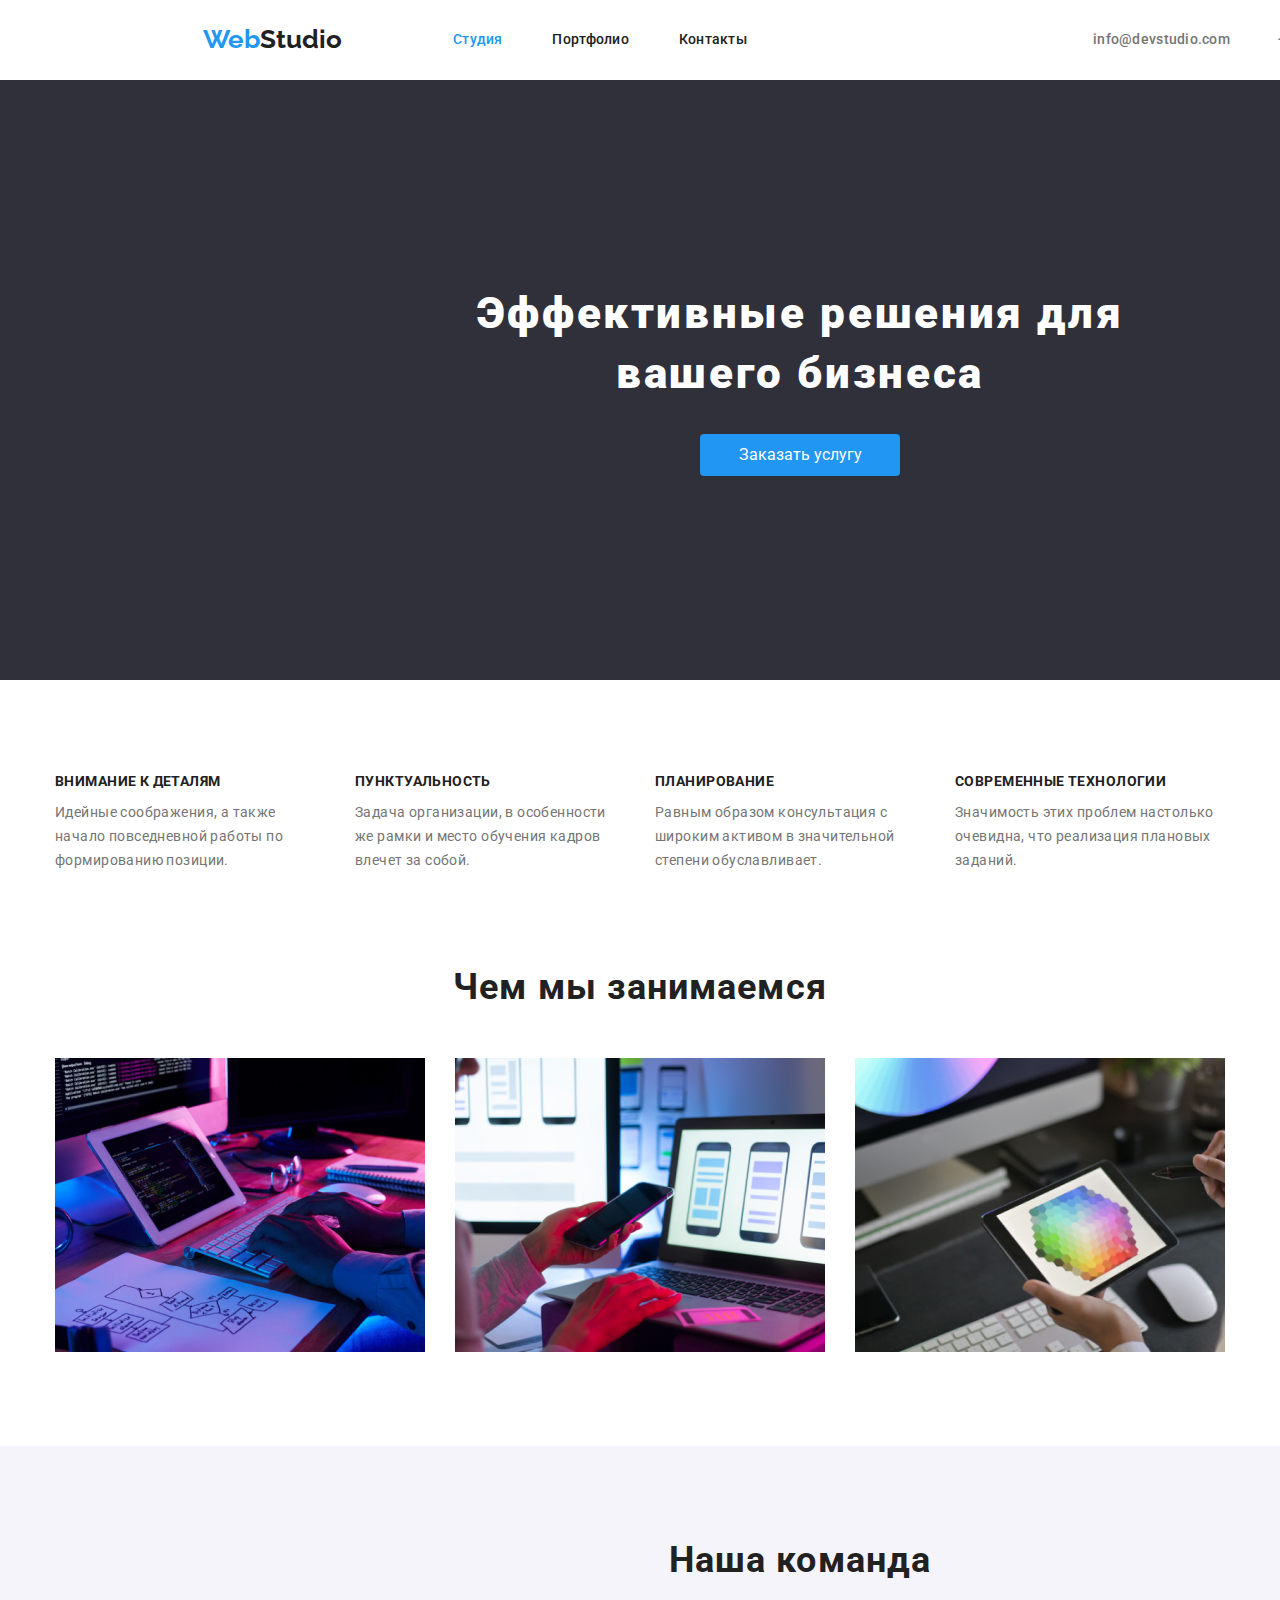
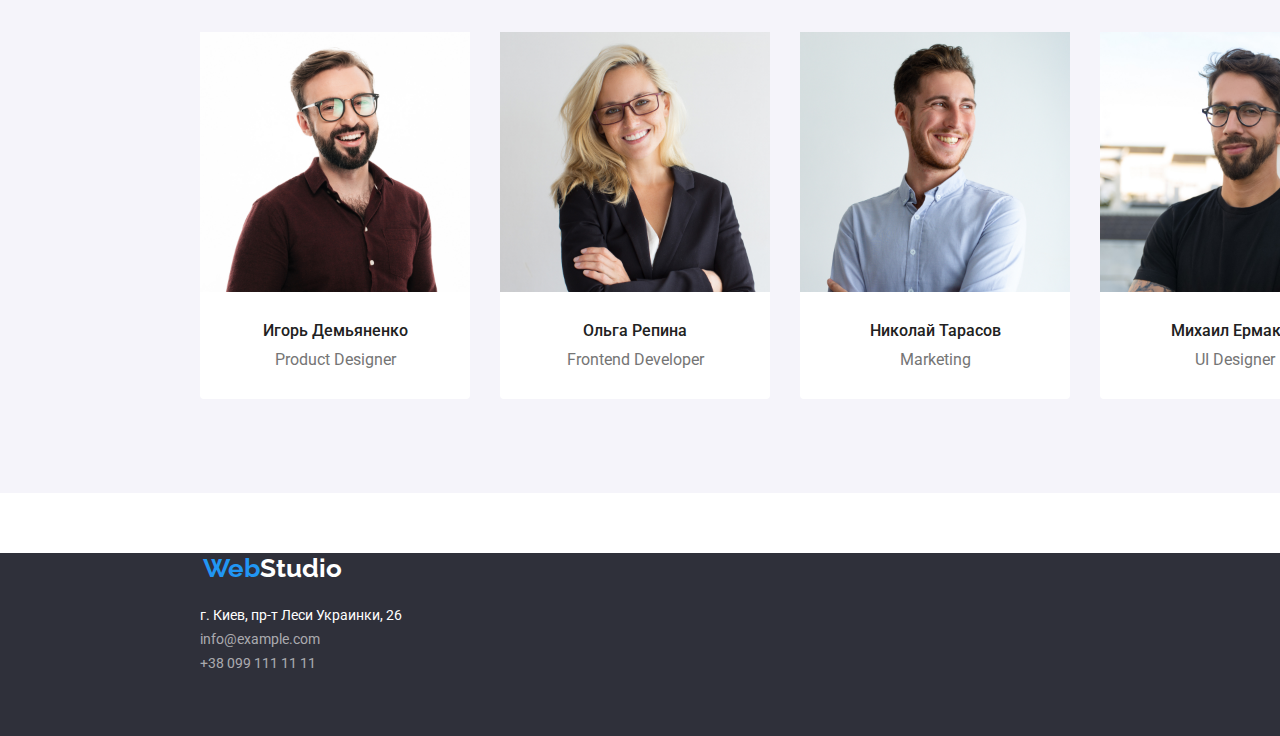
<file: index.html>
<!DOCTYPE html>
<html lang="ru">

<head class="page">
    <meta charset="UTF-8">
    <meta name="descritpion" content="Студия Web-разработки">
    <title>WebStudio</title>
    <link rel="stylesheet"
        href="https://fonts.googleapis.com/css2?family=Raleway:wght@700&family=Roboto:wght@400;500;700&display=swap">
    <link rel="stylesheet"
        href="https://cdnjs.cloudflare.com/ajax/libs/modern-normalize/1.0.0/modern-normalize.min.css">
    <link rel="stylesheet" href="./css/styles.css">
</head>

<body class="body-page">
    <!--Шапка-->
    <header class="header">
        <div class="header-container">
            <a href="./index.html" class="logo-link">
                <h1 class="logo-head "><span class="logo-web">Web</span>Studio</h1>
            </a>
            <nav class="nav-section">
                <ul class="nav-menu list">
                    <li class="li-studio">
                        <a href="./index.html" class="nav-li current">Студия</a>
                    </li>
                    <li class="li-portfolio">
                        <a href="./portfolio.html" class="nav-li ">Портфолио</a>
                    </li>
                    <li class="li-contacts">
                        <a href="" class="nav-li ">Контакты</a>
                    </li>
                </ul>
            </nav>
            <div class="address-container">
                <ul class="header-address list">
                    <li class="address-li-mail">
                        <a href="mailto:info@devstudio.com" class="address-mail">info@devstudio.com</a>
                    </li>
                    <li class="address-li-tel">
                        <a href="tel:+380961111111" class="address-tel">+38 096 111 11 11</a>
                    </li>
                </ul>
            </div>
        </div>
    </header>
    <!--Основа-->
    <main class="">


        <!--Герой-->
        <section class="page-section hero">
            <div class="container-hero">
                <h2 class="hero-title container-hero-title">Эффективные решения для вашего бизнеса</h2>
                <button class="button primary">Заказать услугу</button>
            </div>
        </section>


        <!--Почему мы-->
        <section class="page-section container">
            <div class="container-why ">
                <h2><span class="hidden-head list">Почему мы</span></h2>
                <ul class="why-ul list">
                    <li class="why-ul-li">
                        <h3 class="features">ВНИМАНИЕ К ДЕТАЛЯМ</h3>
                        <p><span class="features-text">Идейные соображения, а также начало повседневной работы по
                                формированию позиции.</span></p>
                    </li>
                    <li class="why-ul-li">
                        <h3 class="features">ПУНКТУАЛЬНОСТЬ</h3>
                        <p><span class="features-text">Задача организации, в особенности же рамки и место обучения
                                кадров
                                влечет за собой.</span></p>
                    </li>
                    <li class="why-ul-li">
                        <h3 class="features">ПЛАНИРОВАНИЕ</h3>
                        <p><span class="features-text">Равным образом консультация с широким активом в значительной
                                степени
                                обуславливает.</span></p>
                    </li>
                    <li class="why-ul-li">
                        <h3 class="features">СОВРЕМЕННЫЕ ТЕХНОЛОГИИ</h3>
                        <p><span class="features-text">Значимость этих проблем настолько очевидна, что реализация
                                плановых
                                заданий.</span></p>
                    </li>
                </ul>
            </div>
        </section>


        <!--Чем мы занимаемся-->
        <section class="container">
            <div class="whatwedo-container">
                <h2 class="whatwedo-head">Чем мы занимаемся</h2>
                <ul class="whatwedo-ul list">
                    <li class="whatwedo-ul-li">
                        <img src="images/box1.jpg" alt="Набор кода" width="370">
                    </li>
                    <li class="whatwedo-ul-li">
                        <img src="images/box2.jpg" alt="Создание приложений для телефонов" width="370">
                    </li>
                    <li class="whatwedo-ul-li">
                        <img src="images/box3.jpg" alt="Дизайн приложений" width="370">
                    </li>
                </ul>
            </div>
        </section>


        <!--Наша команда-->
        <section class="page-section ourteam">
            <div class="ourteam-container">
                <h2 class="ourteam-head">Наша команда</h2>
                <ul class="ourteam-ul list">
                    <li class="ourteam-ul-li">
                        <img src="images/img.jpg" alt="Product Designer" width="270">
                        <h3 class="members-title">Игорь Демьяненко</h3>
                        <p class="members-text">Product Designer</p>
                    </li>
                    <li class="ourteam-ul-li">
                        <img src="images/img0.jpg" alt="Frontend Developer" width="270">
                        <h3 class="members-title">Ольга Репина</h3>
                        <p class="members-text">Frontend Developer</p>
                    </li>
                    <li class="ourteam-ul-li">
                        <img src="images/img1.jpg" alt="Marketing" width="270">
                        <h3 class="members-title">Николай Тарасов</h3>
                        <p class="members-text">Marketing</p>
                    </li>
                    <li class="ourteam-ul-li">
                        <img src="images/img2.jpg" alt="UI Designer" width="270">
                        <h3 class="members-title">Михаил Ермаков</h3>
                        <p class="members-text">UI Designer</p>
                    </li>
                </ul>
            </div>
        </section>
    </main>


    <!--Подвал-->

    <footer class="footer">
        <section class="footer-section">
            <div class="footer-container">
                <h2 class="footer-head"><span class="footer-web">Web</span>Studio</h2>
                <ul class="footer-ul list">
                    <li class="footer-address">г. Киев, пр-т Леси Украинки, 26</li>
                    <li class="footer-contacts-mail">info@example.com</li>
                    <li class="footer-contacts-tel">+38 099 111 11 11</li>
                </ul>
            </div>
        </section>
    </footer>



</body>

</html>
</file>
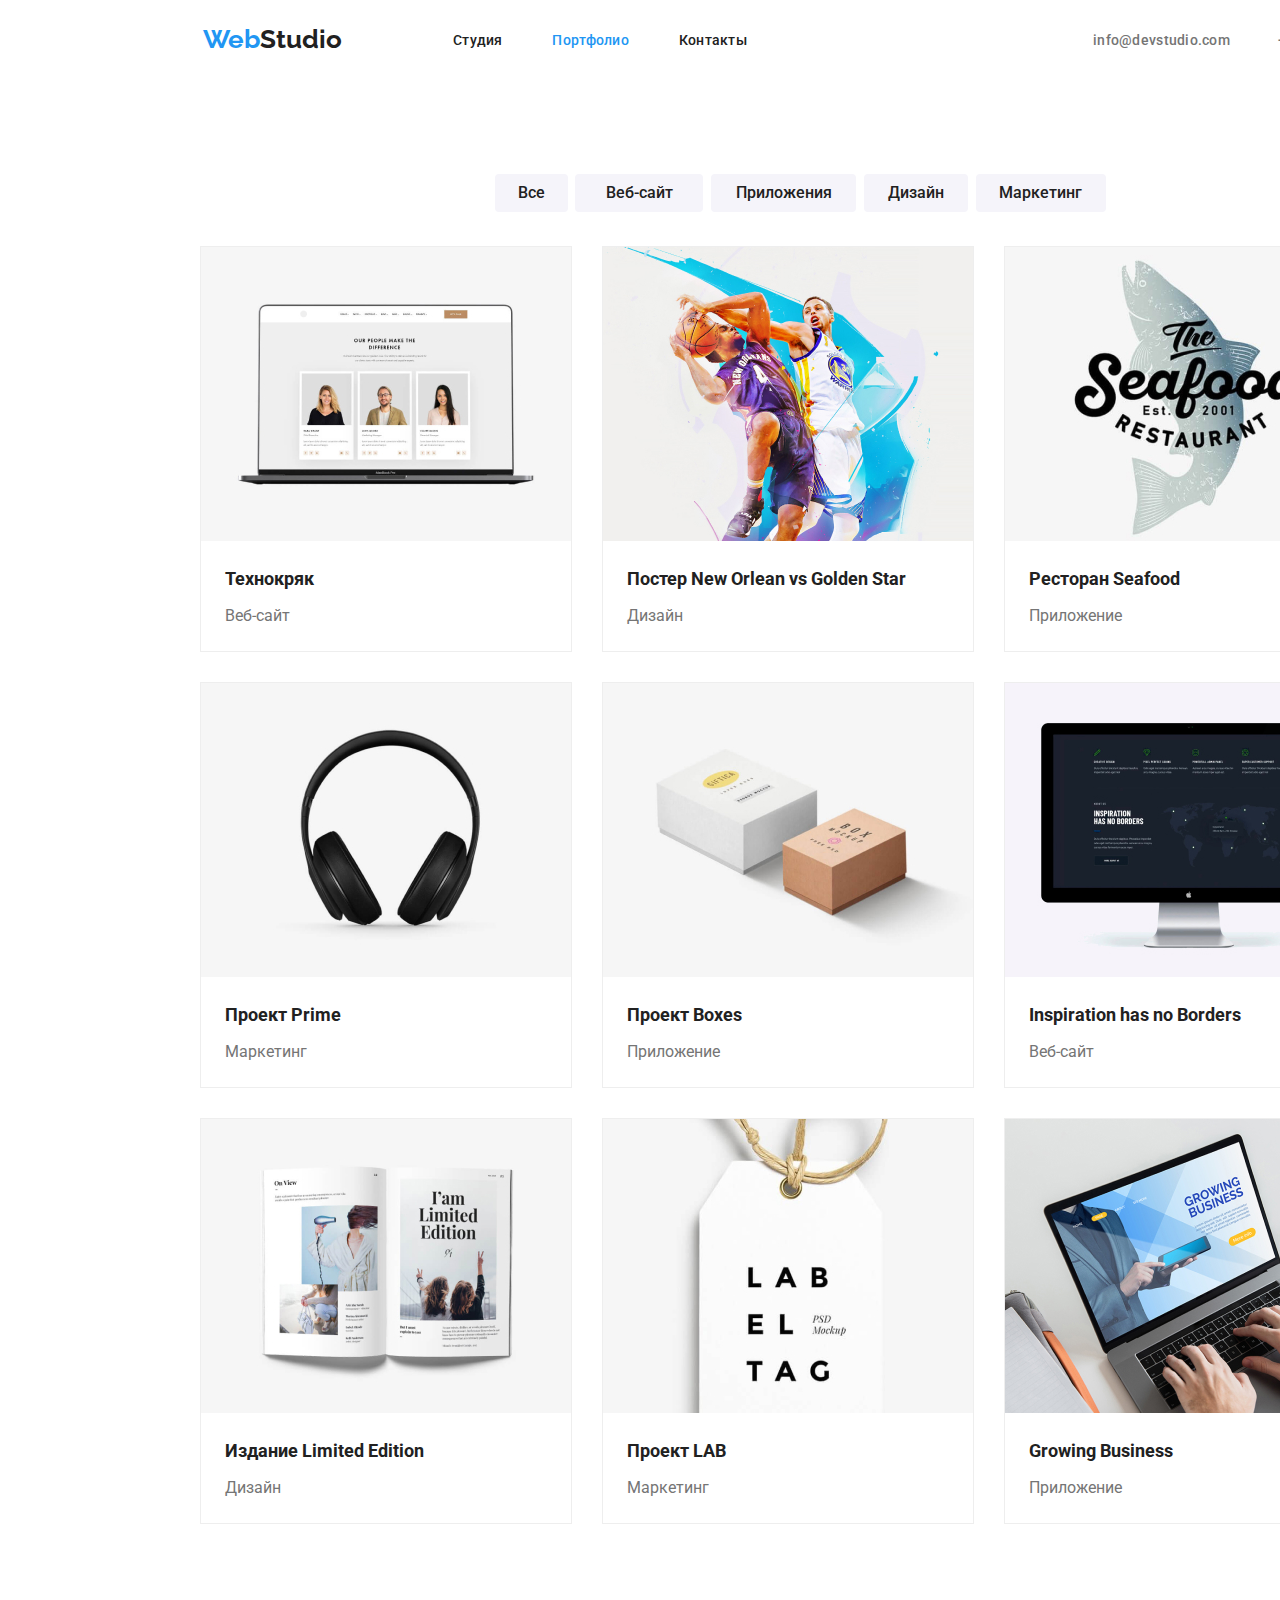
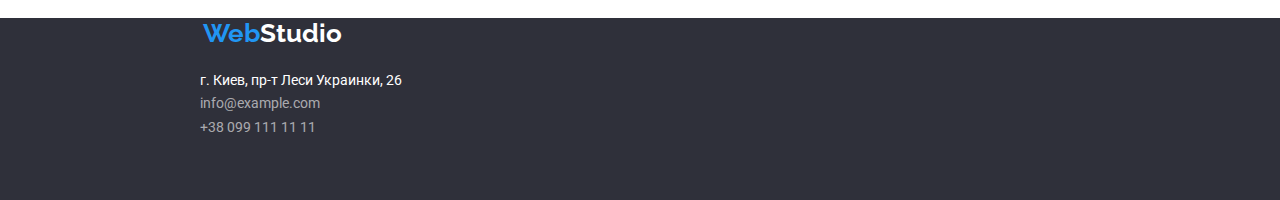
<file: portfolio.html>
<!DOCTYPE html>
<html lang="ru">

<head class="page">
    <meta charset="UTF-8">
    <meta name="description" content="Портфолио студии Web-разработки.">
    <title>Portfolio</title>
    <link href="https://fonts.googleapis.com/css2?family=Raleway:wght@700&family=Roboto:wght@400;500;700&display=swap"
        rel="stylesheet">
    <link rel="stylesheet" href="./css/styles.css">
</head>

<body class="body-page">
    <!--Шапка-->
    <header class="header">
        <div class="portfolio-header">
            <a href="./index.html" class="logo-link">
                <h1 class="logo-head "><span class="logo-web">Web</span>Studio</h1>
            </a>
            <nav class="nav-section">
                <ul class="nav-menu list">
                    <li class="li-studio">
                        <a href="./index.html" class="nav-li ">Студия</a>
                    </li>
                    <li class="li-portfolio">
                        <a href="./portfolio.html" class="nav-li current">Портфолио</a>
                    </li>
                    <li class="li-contacts">
                        <a href="" class="nav-li ">Контакты</a>
                    </li>
                </ul>
            </nav>
            <div class="address-container">
                <ul class="header-address list">
                    <li class="address-li-mail">
                        <a href="mailto:info@devstudio.com" class="address-mail">info@devstudio.com</a>
                    </li>
                    <li class="address-li-tel">
                        <a href="tel:+380961111111" class="address-tel">+38 096 111 11 11</a>
                    </li>
                </ul>
            </div>
        </div>
    </header>
    <!--Основа-->
    <main class="portfolio-main">
        <!-- Фильтры -->

        <div class="portfolio-main-container">
            <section class="container ">
                <h2 class="hidden-head list">Фильтры</h2>
                <div class="filters-container">
                    <button class="button secondary filters-button1">Все</button>
                    <button class="button secondary filters-button2">Веб-сайт</button>
                    <button class="button secondary filters-button3">Приложения</button>
                    <button class="button secondary filters-button4">Дизайн</button>
                    <button class="button secondary filters-button5">Маркетинг</button>
                </div>
            </section>

            <section class="container">
                <div class="cards-container">
                    <h2 class="hidden-head title">Наши работы</h2>
                    <ul class="our-works-ul list">
                        <li class="cards-li">
                            <img src="images/img4.jpg" alt="Веб-сайт на ноутбуке" width="370">
                            <h2 class="cards-header">Технокряк</h2>
                            <p class="cards-text">Веб-сайт</p>
                        </li>
                        <li class="cards-li">
                            <img src="images/img5.jpg" alt="Два баскетболиста с мячем" width="370">
                            <h2 class="cards-header">Постер New Orlean vs Golden Star</h2>
                            <p class="cards-text">Дизайн</p>
                        </li>
                        <li class="cards-li">
                            <img src="images/img6.jpg" alt="Рыба с логотипом" width="370">
                            <h2 class="cards-header">Ресторан Seafood</h2>
                            <p class="cards-text">Приложение</p>
                        </li>
                        <li class="cards-li">
                            <img src="images/img7.jpg" alt="Наушники" width="370">
                            <h2 class="cards-header">Проект Prime</h2>
                            <p class="cards-text">Маркетинг</p>
                        </li>
                        <li class="cards-li">
                            <img src="images/img8.jpg" alt="Две коробки, коричневая и белая" width="370">
                            <h2 class="cards-header">Проект Boxes</h2>
                            <p class="cards-text">Приложение</p>
                        </li>
                        <li class="cards-li">
                            <img src="images/img9.jpg" alt="Веб-сайт на мониторе" width="370">
                            <h2 class="cards-header">Inspiration has no Borders</h2>
                            <p class="cards-text">Веб-сайт</p>
                        </li>
                        <li class="cards-li">
                            <img src="images/img10.jpg" alt="Раскрытая книга" width="370">
                            <h2 class="cards-header">Издание Limited Edition</h2>
                            <p class="cards-text">Дизайн</p>
                        </li>
                        <li class="cards-li">
                            <img src="images/img11.jpg" alt="Бирка с названием" width="370">
                            <h2 class="cards-header">Проект LAB</h2>
                            <p class="cards-text">Маркетинг</p>
                        </li>
                        <li class="cards-li">
                            <img src="images/img12.jpg" alt="Нотбук с сайтом" width="370">
                            <h2 class="cards-header">Growing Business</h2>
                            <p class="cards-text">Приложение</p>
                        </li>
                    </ul>
                </div>
            </section>
        </div>


    </main>

    <!--Подвал-->
    <footer class="page-section footer">
        <section class="portfolio-footer">
            <div class="footer-container">
                <h2 class="footer-head"><span class="footer-web">Web</span>Studio</h2>
                <ul class="footer-ul list">
                    <li class="footer-address">г. Киев, пр-т Леси Украинки, 26</li>
                    <li class="footer-contacts-mail">info@example.com</li>
                    <li class="footer-contacts-tel">+38 099 111 11 11</li>
                </ul>
            </div>
        </section>
    </footer>

</body>


</html>
</file>
<file: css/styles.css>
/* Палитра цветов */
/* Цвет боди #E5E5E5 */
/* Цвет фона #FFFFFF */
/* Цвет заголовка #212121 */
/* Цвет основного текста #757575 */
/* Цвет акцента #2196F3 */
/* Вторичный фон кнопок #F5F4FA */
/* Цвет текста адреса в подвале rgba(255, 255, 255, 0.6) */
/* Цвет фона героя #2F303A */

html {
  box-sizing: border-box;
}

:root {
  --title-text-color: #212121;
  --primary-text-color: #757575;
  --accent-color: #2196f3;
  --bg-color: #ffffff;
  --secondary-buttons-bg: #f5f4fa;
  --background-hero-color: #2f303a;
}

.body-page {
  margin: 0;
  background-color: var(--bg-color);
  color: var(--primary-text-color);
  font-family: Roboto, "Times New Roman", Times, serif;
}

.list {
  list-style: none;
  margin: 0px;
  padding: 0px;
}

p {
  margin-top: 0px;
}

h1,
h2,
h3,
h4,
h5,
h6 {
  margin: 0px;
}

img {
  display: block;
}

.page-section {
  width: 1600px;
  margin-right: auto;
  margin-left: auto;
}

.container {
  width: 1200px;
  margin-left: auto;
  margin-right: auto;
  padding-left: 15px;
  padding-right: 15px;
}

.header-container {
  width: 1230px;
  padding-left: 15px;
  padding-right: 15px;
  padding-top: 24px;
  padding-bottom: 25px;
  margin-left: auto;
  margin-right: auto;
  display: flex;
  align-items: center;
  justify-content: space-between;
}

.header {
  width: 1600px;
  background-color: var(--bg-color);
  margin-left: auto;
  margin-right: auto;
}

.portfolio-header {
  width: 1200px;
  padding-left: 15px;
  padding-right: 15px;
  padding-top: 24px;
  padding-bottom: 25px;
  margin-left: auto;
  margin-right: auto;
  display: flex;
  align-items: center;
  justify-content: space-between;
}

.logo-head {
  font-family: Raleway;
  font-style: normal;
  font-weight: bold;
  font-size: 26px;
  line-height: 1.19;
}

.logo-link {
  text-align: center;
  display: block;
  width: 145px;
  color: var(--title-text-color);
  background-color: var(--bg-color);
  font-family: Raleway, "Times New Roman", Times, serif;
  text-decoration: none;
  margin-left: 0;
}

.logo-link .logo-web {
  color: var(--accent-color);
}

.nav-menu {
  display: flex;
  align-items: center;
  justify-content: space-between;
  width: 294px;
  text-align: center;
  margin-left: 93px;
}

.nav-menu .nav-li.current {
  color: var(--accent-color);
}

.nav-menu .nav-li {
  color: var(--title-text-color);
  background-color: var(--bg-color);
  font-family: Roboto;
  font-style: normal;
  font-weight: 500;
  font-size: 14px;
  line-height: 1.14;
  letter-spacing: 0.02em;
  text-decoration: none;
}

.nav-li:hover,
.nav-li:focus {
  color: var(--accent-color);
  background-color: var(--bg-color);
}

.address-tel,
.address-mail {
  color: var(--primary-text-color);
  background-color: var(--bg-color);
  font-family: Roboto;
  font-style: normal;
  font-weight: 500;
  font-size: 14px;
  line-height: 1.14;
  letter-spacing: 0.02em;
  text-decoration: none;
}

.header-address {
  display: flex;
  align-items: center;
  justify-content: center;
  width: 307px;
  margin-left: 331px;
}

.header-address .address-li-mail {
  width: 135px;
}

.header-address .address-li-tel {
  width: 122px;
  margin-left: 50px;
}

.address-tel:hover,
.address-tel:focus {
  color: var(--accent-color);
  background-color: var(--bg-color);
}

.address-mail:hover,
.address-mail:focus {
  color: var(--accent-color);
  background-color: var(--bg-color);
}

/* Герой */
.hero {
  display: flex;
  align-items: center;
  justify-content: center;
  text-align: center;
  height: 600px;
  background-color: var(--background-hero-color);
}

.container-hero {
  width: 696px;
}

.hero-title {
  color: var(--bg-color);
  font-family: Roboto;
  font-style: normal;
  font-weight: 900;
  font-size: 44px;
  line-height: 1.36;
  letter-spacing: 0.06em;
}

.container-hero .button {
  width: 200px;
  margin-left: auto;
  margin-right: auto;
  margin-top: 30px;
  border-radius: 4px;
  padding: 10px 32px;
  border-color: transparent;
}

/* Почему мы */

/* Скрытый заголовок */
.hidden-head {
  display: none;
  /* position: absolute;
  width: 1px;
  height: 1px;
  margin: -1px;
  border: 0;
  padding: 0;
  white-space: nowrap;
  clip-path: inset(100%);
  clip: rect(0 0 0 0);
  overflow: hidden; */
}

.container-why {
  display: flex;
  align-items: center;
  margin-top: 94px;
  margin-bottom: 0;
}

.why-ul {
  display: flex;
  align-items: center;
  justify-content: space-between;
  width: 1200px;
}

.why-ul-li {
  width: 270px;
  margin-right: 30px;
}

.why-ul-li:last-child {
  margin-right: 0;
}

.why-ul-li p {
  text-align: left;
  margin: 0;
  margin-top: 10px;
}

.features {
  color: var(--title-text-color);
  font-size: 14px;
  line-height: 1.14;
  letter-spacing: 0.03em;
}

.features-text {
  color: var(--primary-text-color);
  font-family: Roboto;
  font-style: normal;
  font-weight: normal;
  font-size: 14px;
  line-height: 24px;
  letter-spacing: 0.03em;
}

.whatwedo-container {
  margin-top: 94px;
}

.whatwedo-head {
  color: var(--title-text-color);

  font-family: Roboto;
  font-style: normal;
  font-weight: bold;
  font-size: 36px;
  line-height: 42px;
  text-align: center;
  letter-spacing: 0.03em;
}

.whatwedo-ul {
  display: flex;
  align-items: center;
  justify-content: flex-start;
  margin-top: 50px;
}

.whatwedo-ul-li {
  margin-right: 30px;
  border: 0;
}

.whatwedo-ul-li:last-child {
  margin-right: 0;
}

/* Наша команда */
.ourteam {
  background-color: var(--secondary-buttons-bg);
  width: 1600px;
}

.ourteam-container {
  width: 1230px;
  margin-left: auto;
  margin-right: auto;
  padding-left: 15px;
  padding-right: 15px;
  padding-top: 94px;
  padding-bottom: 94px;
  margin-top: 94px;
}

.ourteam-head {
  color: var(--title-text-color);
  text-align: center;
  font-weight: bold;
  font-size: 36px;
  line-height: 1.16;
  letter-spacing: 0.03em;
}

.ourteam-ul {
  display: flex;
  align-items: center;

  margin-top: 50px;
}

.ourteam-ul-li {
  width: 270px;
  margin-right: 30px;
  margin-left: 0;
  border-radius: 0px 0px 4px 4px;
  background-color: var(--bg-color);
}

.ourteam-ul-li:last-child {
  margin-right: 0;
}

.members-title {
  color: var(--title-text-color);
  font-weight: 500;
  font-size: 16px;
  line-height: 1.18;
  text-align: center;

  margin-left: auto;
  margin-right: auto;
  margin-top: 30px;
}

.members-text {
  margin-left: auto;
  margin-right: auto;
  margin-top: 10px;
  margin-bottom: 30px;
  color: var(--primary-text-color);

  font-size: 16px;
  line-height: 1.18;
  text-align: center;
}

/* Футер */
.footer {
  width: 1600px;
  margin-left: auto;
  margin-right: auto;
  background-color: var(--background-hero-color);
}

.footer-section {
  width: 1230px;
  margin-left: auto;
  margin-right: auto;
  padding-left: 15px;
  padding-right: 15px;
}

.footer-head {
  /* padding-top: 60px; */
  margin-top: 60px;

  text-align: center;
  width: 145px;
  color: var(--bg-color);
  font-family: Raleway;
  font-style: normal;
  font-weight: bold;
  font-size: 26px;
  line-height: 1.19;
}

.footer-web {
  color: var(--accent-color);
  font-weight: bold;
  font-size: 26px;
  line-height: 1.19;
}

.footer-ul {
  display: flex;
  align-items: center;
  flex-wrap: wrap;

  width: 231px;
  margin-top: 20px;
  padding-bottom: 60px;
}

.footer-address {
  color: var(--bg-color);
  font-size: 14px;
  line-height: 1.71;
}

.footer-contacts-mail,
.footer-contacts-tel {
  color: rgba(255, 255, 255, 0.6);
  font-size: 14px;
  line-height: 1.71;
}

/* Кнопки */
.button.primary {
  color: var(--bg-color);
  background-color: var(--accent-color);
}

.button.primary:hover {
  color: var(--bg-color);
  background-color: var(--accent-color);
}

.button.secondary {
  color: var(--title-text-color);
  background-color: var(--secondary-buttons-bg);

  text-align: center;
  font-family: Roboto;
  font-style: normal;
  font-weight: 500;
  font-size: 16px;
  line-height: 1.62;
  border-radius: 4px;
  margin: 0;
  padding: 6px 22px;
  border: 0 transparent;
}

.button.secondary:focus,
.button.secondary:hover {
  color: var(--bg-color);
  background-color: var(--accent-color);
}

.portfolio-main {
  width: 1600px;
  background-color: var(--bg-color);
  margin-left: auto;
  margin-right: auto;
}

.portfolio-main-container {
  display: flex;
  align-items: center;
  flex-wrap: wrap;
  width: 1230px;
  margin-left: auto;
  margin-right: auto;
  margin-top: 94px;
  margin-bottom: 94px;
  padding-left: 15px;
  padding-right: 15px;
}

.filters-container {
  display: flex;
  flex-wrap: wrap;
  justify-content: space-between;
  text-align: center;
  width: 611px;

  margin-left: auto;
  margin-right: auto;
}

.filters-button1 {
  width: 73px;
}

.filters-button2 {
  width: 128px;
}

.filters-button3 {
  width: 145px;
}

.filters-button4 {
  width: 104px;
}
.filters-button5 {
  width: 130px;
}

/* Наши работы */
.work-cards-container {
  display: flex;
  align-items: center;

  width: 1230px;

  margin-left: auto;
  margin-right: auto;
  padding-left: 15px;
  padding-right: 15px;
}

.cards-header {
  color: var(--title-text-color);
  font-family: Roboto;
  font-style: normal;
  font-weight: bold;
  font-size: 18px;
  width: 322px;
  margin-left: auto;
  margin-right: auto;
  margin-top: 20px;
  line-height: 2;
}

.cards-text {
  color: var(--primary-text-color);
  font-family: Roboto;
  font-style: normal;
  font-weight: normal;
  font-size: 16px;
  line-height: 1.87;
  width: 322px;
  margin-left: auto;
  margin-right: auto;
  margin-top: 4px;
  margin-bottom: 20px;
}

.cards-container .our-works-ul {
  display: flex;
  flex-wrap: wrap;
  margin-top: 34px;
}

.cards-li {
  width: 370px;
  margin-right: 30px;
  margin-bottom: 30px;
  border: 1px solid #eeeeee;
}

.cards-li:nth-child(3n) {
  margin-right: 0;
}

.cards-li:nth-child(n + 7) {
  margin-bottom: 0;
}

.portfolio-footer {
  width: 1200px;
  margin-left: auto;
  margin-right: auto;
  padding-left: 15px;
  padding-right: 15px;
}
</file>
